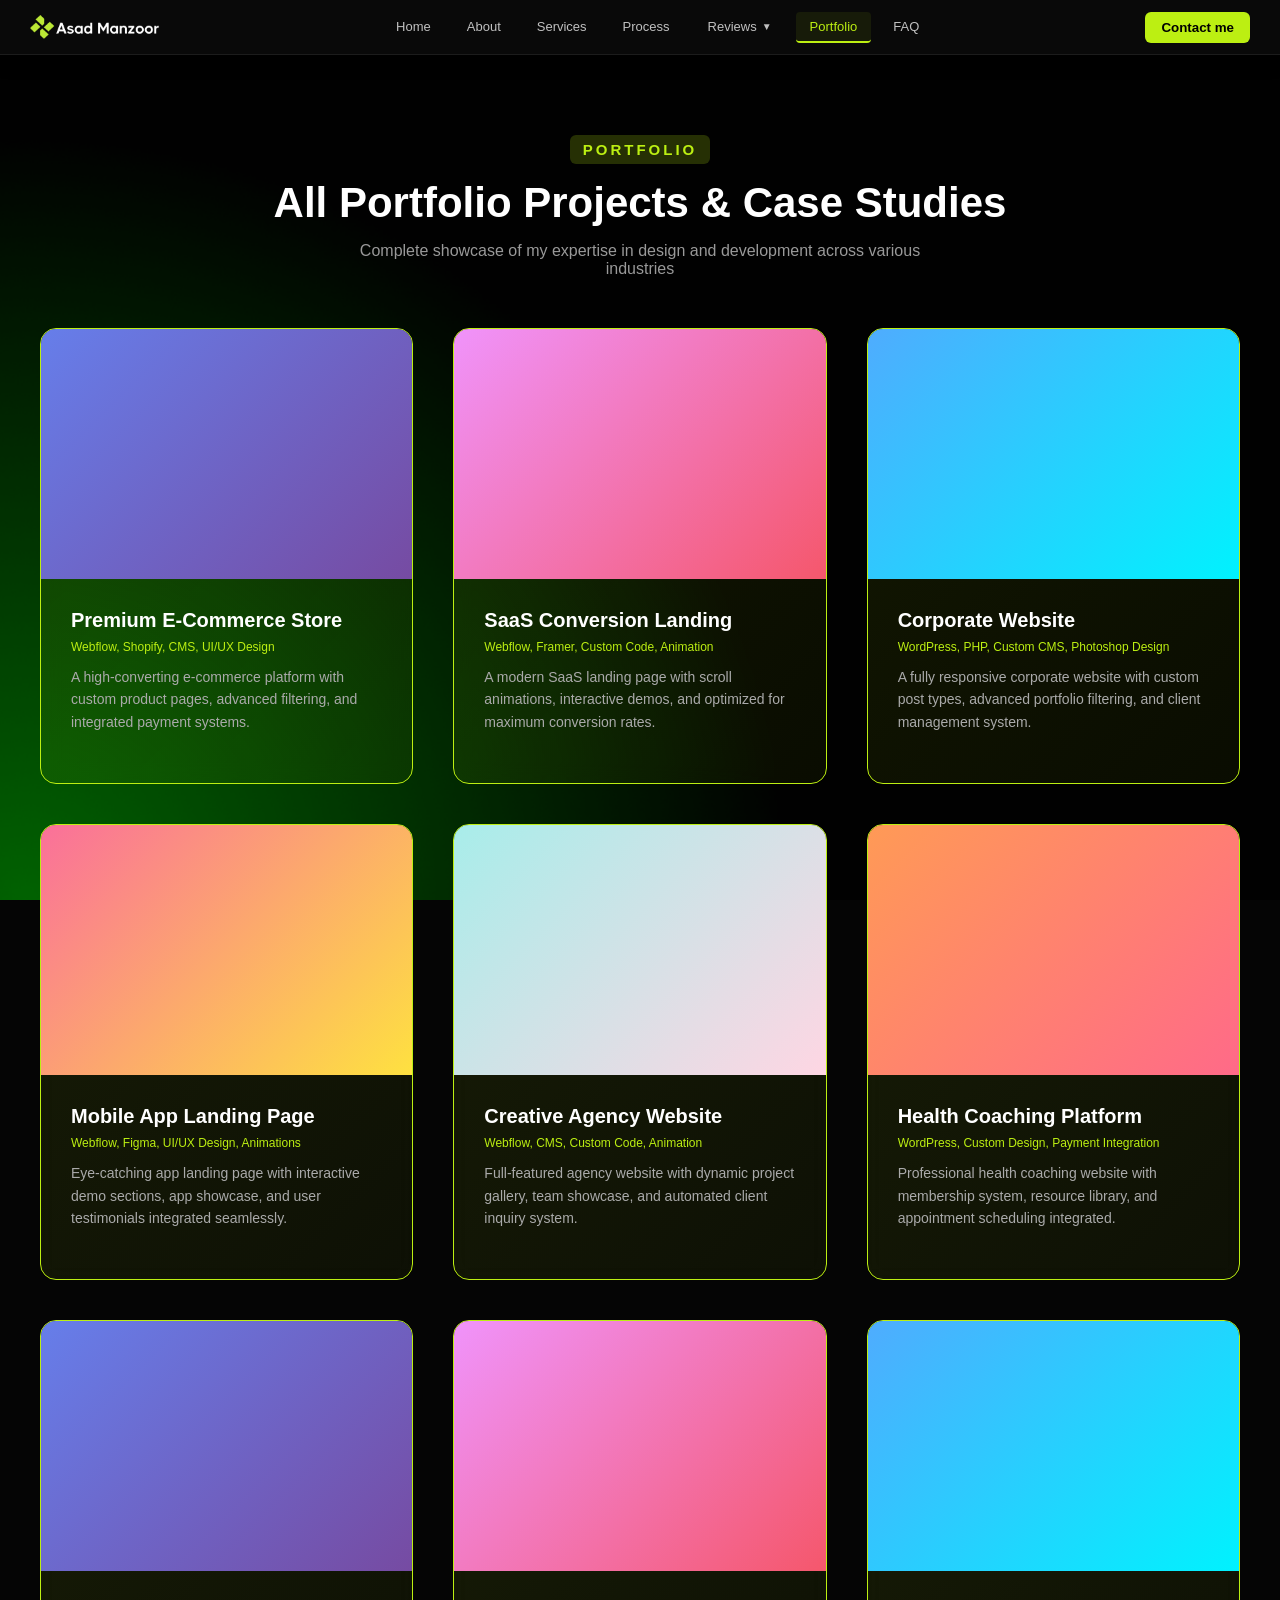
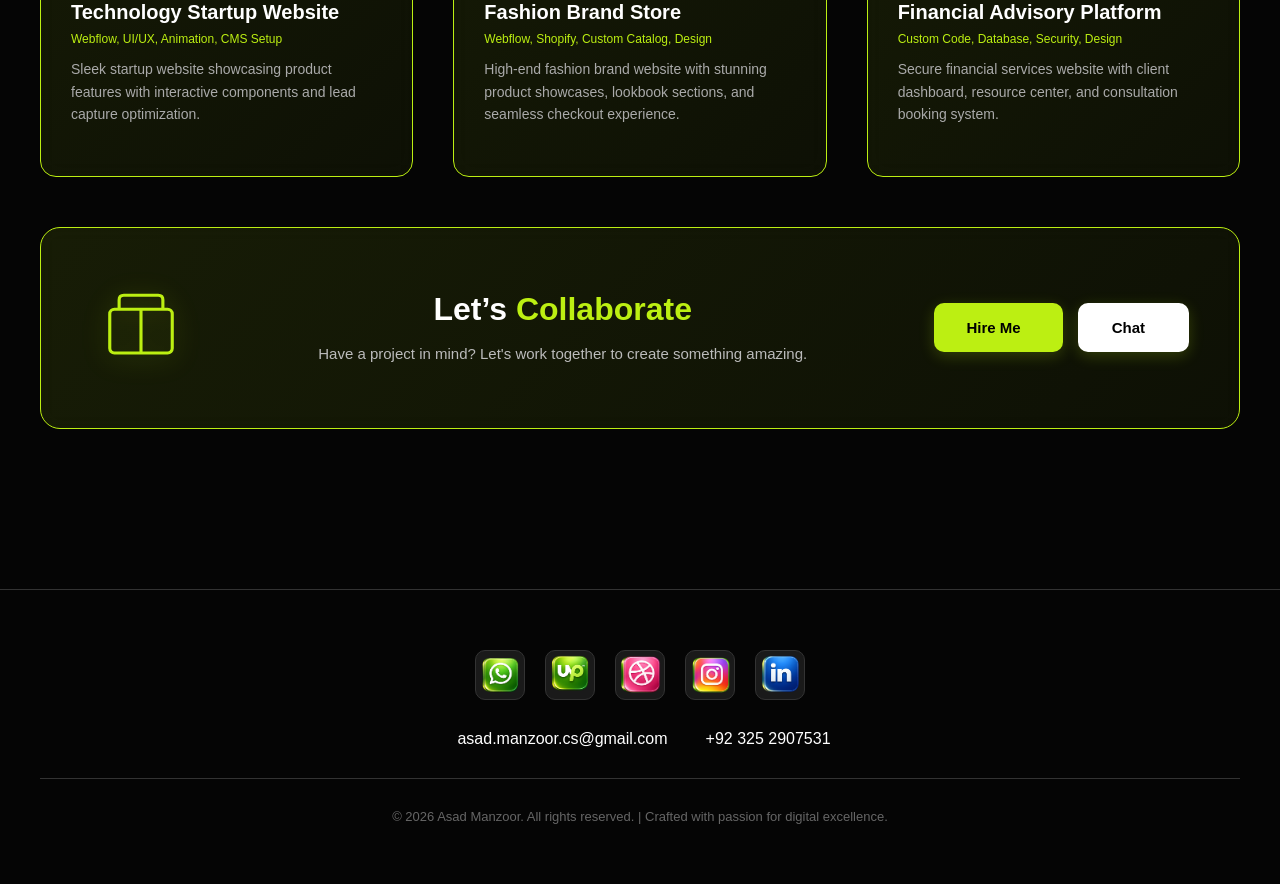
<file: portfolio_projects.html>
<!DOCTYPE html>
<html lang="en">
<head>
  <meta charset="UTF-8" />
  <meta name="viewport" content="width=device-width, initial-scale=1.0" />
  <title>All Portfolio Projects | Asad Manzoor</title>
  <link rel="icon" href="/Assets/icons/asad.png" type="image/png">
  
  <!-- Stylesheets -->
  <link rel="stylesheet" href="css/styles.css" />
</head>
<body>

  <!-- ============================================================
       NAVBAR (Loaded dynamically)
       ============================================================ -->
  <div id="navbar-container"></div>

  <!-- ============================================================
       MAIN CONTENT
       ============================================================ -->
  <main>
    <!-- --------------------------------------------------------
         PORTFOLIO SECTION
         -------------------------------------------------------- -->
    <section class="projects-page" id="portfolio">
      <div class="testimonial-container">
      <div class="section-label">PORTFOLIO</div>
      <h2>All Portfolio Projects &amp; Case Studies</h2>
      <p class="projects-description">Complete showcase of my expertise in design and development across various industries</p>
      
      <div class="projects-grid-full">
        <!-- Project 1 -->
        <div class="project-card">
          <div class="project-image" style="background: linear-gradient(135deg, #667eea 0%, #764ba2 100%);">
            <div class="project-overlay">
              <h3>E-Commerce Platform</h3>
              <p>Shopify + Custom Webflow Integration</p>
            </div>
          </div>
          <div class="project-info">
            <h3>Premium E-Commerce Store</h3>
            <p class="project-tech">Webflow, Shopify, CMS, UI/UX Design</p>
            <p class="project-description">A high-converting e-commerce platform with custom product pages, advanced filtering, and integrated payment systems.</p>
          </div>
        </div>

        <!-- Project 2 -->
        <div class="project-card">
          <div class="project-image" style="background: linear-gradient(135deg, #f093fb 0%, #f5576c 100%);">
            <div class="project-overlay">
              <h3>SaaS Landing Page</h3>
              <p>Webflow + Custom Animations</p>
            </div>
          </div>
          <div class="project-info">
            <h3>SaaS Conversion Landing</h3>
            <p class="project-tech">Webflow, Framer, Custom Code, Animation</p>
            <p class="project-description">A modern SaaS landing page with scroll animations, interactive demos, and optimized for maximum conversion rates.</p>
          </div>
        </div>

        <!-- Project 3 -->
        <div class="project-card">
          <div class="project-image" style="background: linear-gradient(135deg, #4facfe 0%, #00f2fe 100%);">
            <div class="project-overlay">
              <h3>WordPress Corporate Site</h3>
              <p>WordPress + Custom Theme</p>
            </div>
          </div>
          <div class="project-info">
            <h3>Corporate Website</h3>
            <p class="project-tech">WordPress, PHP, Custom CMS, Photoshop Design</p>
            <p class="project-description">A fully responsive corporate website with custom post types, advanced portfolio filtering, and client management system.</p>
          </div>
        </div>

        <!-- Project 4 -->
        <div class="project-card">
          <div class="project-image" style="background: linear-gradient(135deg, #fa709a 0%, #fee140 100%);">
            <div class="project-overlay">
              <h3>Mobile App Landing</h3>
              <p>Figma Design + Webflow</p>
            </div>
          </div>
          <div class="project-info">
            <h3>Mobile App Landing Page</h3>
            <p class="project-tech">Webflow, Figma, UI/UX Design, Animations</p>
            <p class="project-description">Eye-catching app landing page with interactive demo sections, app showcase, and user testimonials integrated seamlessly.</p>
          </div>
        </div>

        <!-- Project 5 -->
        <div class="project-card">
          <div class="project-image" style="background: linear-gradient(135deg, #a8edea 0%, #fed6e3 100%);">
            <div class="project-overlay">
              <h3>Agency Portfolio</h3>
              <p>Custom Development + CMS</p>
            </div>
          </div>
          <div class="project-info">
            <h3>Creative Agency Website</h3>
            <p class="project-tech">Webflow, CMS, Custom Code, Animation</p>
            <p class="project-description">Full-featured agency website with dynamic project gallery, team showcase, and automated client inquiry system.</p>
          </div>
        </div>

        <!-- Project 6 -->
        <div class="project-card">
          <div class="project-image" style="background: linear-gradient(135deg, #ff9a56 0%, #ff6a88 100%);">
            <div class="project-overlay">
              <h3>Health & Wellness Brand</h3>
              <p>Design + WordPress Build</p>
            </div>
          </div>
          <div class="project-info">
            <h3>Health Coaching Platform</h3>
            <p class="project-tech">WordPress, Custom Design, Payment Integration</p>
            <p class="project-description">Professional health coaching website with membership system, resource library, and appointment scheduling integrated.</p>
          </div>
        </div>

        <!-- Project 7 -->
        <div class="project-card">
          <div class="project-image" style="background: linear-gradient(135deg, #667eea 0%, #764ba2 100%);">
            <div class="project-overlay">
              <h3>Tech Startup MVP</h3>
              <p>MVP Design + Webflow</p>
            </div>
          </div>
          <div class="project-info">
            <h3>Technology Startup Website</h3>
            <p class="project-tech">Webflow, UI/UX, Animation, CMS Setup</p>
            <p class="project-description">Sleek startup website showcasing product features with interactive components and lead capture optimization.</p>
          </div>
        </div>

        <!-- Project 8 -->
        <div class="project-card">
          <div class="project-image" style="background: linear-gradient(135deg, #f093fb 0%, #f5576c 100%);">
            <div class="project-overlay">
              <h3>Fashion E-Commerce</h3>
              <p>Webflow + Shopify Integration</p>
            </div>
          </div>
          <div class="project-info">
            <h3>Fashion Brand Store</h3>
            <p class="project-tech">Webflow, Shopify, Custom Catalog, Design</p>
            <p class="project-description">High-end fashion brand website with stunning product showcases, lookbook sections, and seamless checkout experience.</p>
          </div>
        </div>

        <!-- Project 9 -->
        <div class="project-card">
          <div class="project-image" style="background: linear-gradient(135deg, #4facfe 0%, #00f2fe 100%);">
            <div class="project-overlay">
              <h3>Financial Services</h3>
              <p>Custom Development</p>
            </div>
          </div>
          <div class="project-info">
            <h3>Financial Advisory Platform</h3>
            <p class="project-tech">Custom Code, Database, Security, Design</p>
            <p class="project-description">Secure financial services website with client dashboard, resource center, and consultation booking system.</p>
          </div>
        </div>
      </div>
                <!-- --------------------------------------------------------
         Portfolio BANNER SECTION
         -------------------------------------------------------- -->
<div class="banner-container">
  <!-- Icon/Visual -->
  <div class="banner-icon">
    <svg viewBox="0 0 64 64" xmlns="http://www.w3.org/2000/svg">
      <rect x="12" y="20" width="40" height="28" rx="3" fill="none" stroke="#BCEF12" stroke-width="2"/>
      <path d="M18 20V14c0-2 1-3 3-3h22c2 0 3 1 3 3v6" stroke="#BCEF12" stroke-width="2" fill="none"/>
      <line x1="32" y1="20" x2="32" y2="48" stroke="#BCEF12" stroke-width="2"/>
    </svg>
  </div>

  <!-- Text Content -->
  <div class="banner-content">
    <h2>Let’s <span class="highlight">Collaborate</span></h2>
    <p>Have a project in mind? Let's work together to create something amazing.</p>
  </div>

  <!-- Buttons -->
  <div class="banner-buttons">
    <a href="hire-me.html" class="banner-button primary">
      Hire Me
      <i class="fa-solid fa-briefcase"></i>
    </a>

    <a href="contact.html" class="banner-button secondary">
      Chat
      <i class="fa-solid fa-comments"></i>
    </a>
  </div>
</div>

      </div>
    </section>

    

  </main>

  <!-- ============================================================
       FOOTER (Loaded dynamically)
       ============================================================ -->
  <div id="footer-container"></div>

  <!-- ============================================================
       SCRIPTS
       ============================================================ -->
  <script>
    // Load navbar and footer from external HTML files
    document.addEventListener('DOMContentLoaded', function() {
      // Load navbar
      fetch('navbar.html')
        .then(response => response.text())
        .then(data => {
          document.getElementById('navbar-container').innerHTML = data;
          // Initialize navigation
          initNavigation();
        });

      // Load footer
      fetch('footer.html')
        .then(response => response.text())
        .then(data => {
          document.getElementById('footer-container').innerHTML = data;
        });
    });

    function toggleMenu() {
      const nav = document.getElementById("nav");
      if(nav) nav.classList.toggle("active");
    }
  </script>
  <script src="js/navigation.js"></script>

</body>
</html>
</file>
<file: css/styles.css>
/* ============================================================
   1. GLOBAL RESET & BASE STYLES
   ============================================================ */
* {
  margin: 0;
  padding: 0;
  box-sizing: border-box;
  font-family: Arial, Helvetica, sans-serif;
}

body {
  min-height: 200vh;
  background-color: #050505;
  color: white;
  width:100vw;
  padding-top: 55px;
}

body::before {
  content: "";
  position: fixed;
  inset: 0;
  background: url('../Assets/bg-main.png') center / cover no-repeat;
  z-index: -1;
  opacity: 0.8;
}


/* ============================================================
   2. HEADER
   ============================================================ */

/* --- Layout --- */
header {
  width: 100%;
  height: 55px;
  background-color: rgba(10, 10, 10, 0.98);
  backdrop-filter: blur(10px);
  -webkit-backdrop-filter: blur(10px);
  display: flex;
  align-items: center;
  justify-content: space-between;
  padding: 0 30px;
  position: fixed;
  top: 0;
  left: 0;
  z-index: 1000;
  border-bottom: 1px solid rgba(255, 255, 255, 0.08);
  box-shadow: 0 4px 20px rgba(0, 0, 0, 0.3);
}

/* --- Logo --- */
.logo-container {
  display: flex;
  flex-direction: column;
  gap: 2px;
}

.logo {
  color: white;
  font-weight: bold;
  font-size: 18px;
  white-space: nowrap;
}

.header-logo-small {
  width: 140px;
  height: auto;
  display: block;
}

.logo-subtitle {
  color: #BCEF12;
  font-size: 11px;
  font-weight: 600;
  letter-spacing: 0.5px;
  text-transform: uppercase;
}

/* --- Navigation --- */
nav {
  display: flex;
  gap: 8px;
  background-color: transparent;
  padding: 0;
  border-radius: 0;
  flex-wrap: wrap;
}

nav a {
  color: #e0e0e0;
  text-decoration: none;
  font-size: 13px;
  opacity: 0.85;
  padding: 7px 14px;
  border-radius: 4px;
  transition: all 0.3s ease;
  white-space: nowrap;
  border-bottom: 2px solid transparent;
}

nav a:hover {
  opacity: 1;
  color: #BCEF12;
  border-bottom-color: #BCEF12;
  background-color: rgba(188, 239, 18, 0.1);
}

nav a.active {
  color: #BCEF12;
  opacity: 1;
  border-bottom-color: #BCEF12;
  background-color: rgba(188, 239, 18, 0.08);
}

/* --- Header Button --- */
.head-button {
  padding: 8px 16px;
  background-color: #BCEF12;
  border: none;
  border-radius: 6px;
  font-weight: bold;
  cursor: pointer;
  color: black;
  transition: all 0.3s ease;
}

.head-button:hover {
  background-color: #a8d610;
  transform: scale(1.05);
}

/* --- Mobile Toggle --- */
.menu-toggle {
  display: none;
  font-size: 26px;
  color: white;
  cursor: pointer;
  background: none;
  border: none;
  padding: 0;
  z-index: 1001;
}

/* Mobile nav active state */
nav.active {
  display: flex !important;
  flex-direction: column;
  position: absolute;
  top: 55px;
  left: 0;
  width: 100%;
  background-color: rgba(17, 15, 15, 0.98);
  backdrop-filter: blur(8px);
  padding: 15px;
  gap: 0;
  border-radius: 0;
  border-bottom: 1px solid rgba(188, 239, 18, 0.15);
  box-shadow: 0 8px 24px rgba(0, 0, 0, 0.4);
}

nav.active a {
  width: 100%;
  padding: 12px 16px;
  border-radius: 8px;
  margin-bottom: 5px;
}

/* --- Dropdown Menu Styles --- */
.dropdown {
  position: relative;
  display: inline-block;
  margin: 0 2px;
}

.dropdown-toggle {
  display: flex;
  align-items: center;
  gap: 5px;
  color: #e0e0e0;
  text-decoration: none;
  font-size: 13px;
  opacity: 0.85;
  padding: 7px 14px;
  border-radius: 4px;
  transition: all 0.3s ease;
  white-space: nowrap;
  border-bottom: 2px solid transparent;
}

.dropdown-toggle:hover {
  opacity: 1;
  color: #BCEF12;
  border-bottom-color: #BCEF12;
  background-color: rgba(188, 239, 18, 0.1);
}

.dropdown-toggle.active {
  color: #BCEF12;
  opacity: 1;
  border-bottom-color: #BCEF12;
  background-color: rgba(188, 239, 18, 0.08);
}

.dropdown-arrow {
  font-size: 10px;
  transition: transform 0.3s ease;
  display: inline-block;
}

.dropdown:hover .dropdown-arrow {
  transform: rotate(180deg);
}

.dropdown-menu {
  display: none;
  position: absolute;
  top: calc(100% + 0px);
  left: -10px;
  background-color: rgba(17, 15, 15, 0.99);
  backdrop-filter: blur(12px);
  border: 1px solid rgba(188, 239, 18, 0.25);
  border-radius: 12px;
  width: 170px;
  text-align: center;
  min-width: 170px;
  box-shadow: 0 12px 40px rgba(188, 239, 18, 0.2), 0 6px 16px rgba(0, 0, 0, 0.6);
  z-index: 2000;
  padding: 10px 0;
  pointer-events: auto;
  opacity: 0;
  visibility: hidden;
  transform: translateY(-10px);
  transition: all 0.3s cubic-bezier(0.16, 1, 0.3, 1);
}

.dropdown:hover .dropdown-menu {
  display: block;
  opacity: 1;
  visibility: visible;
  transform: translateY(0);
}

/* --- Dropdown Items --- */
.dropdown-item {
  display: block;
  color: #d0d0d0;
  text-decoration: none;
  padding: 14px 18px;
  font-size: 13px;
  font-weight: 500;
  transition: all 0.2s ease;
  border-bottom: 1px solid rgba(188, 239, 18, 0.1);
  opacity: 0.9;
}

.dropdown-item:first-child {
  padding-top: 14px;
}

.dropdown-item:last-child {
  border-bottom: none;
  padding-bottom: 14px;
}

.dropdown-item:hover {
  background-color: rgba(188, 239, 18, 0.15);
  color: #BCEF12;
  opacity: 1;
  padding-left: 4px;
}

.mobile-social{
    display: none;
  }

/* Mobile dropdown styles */
@media (max-width: 768px) {
  .dropdown {
    width: 100%;
    margin: 0;
    display: block;
  }

  .dropdown-toggle {
    width: 100%;
    padding: 12px 16px;
    text-align: center;
    border-left: 3px solid transparent;
    color: #e0e0e0;
    display: block;
  }

  .dropdown-menu {
    position: static;
    display: none;
    background-color: transparent;
    border: none;
    border-radius: 0;
    box-shadow: none;
    padding: 0;
    margin: 0;
    width: 100%;
    min-width: 100%;
    opacity: 1;
    visibility: visible;
    transform: none;
    transition: none;
    top: auto;
    left: auto;
    z-index: auto;
  }

  nav.active .dropdown-menu {
    display: block;
  }

  .dropdown-item {
    padding: 12px 16px;
    border-bottom: 1px solid rgba(188, 239, 18, 0.12);
    background-color: transparent;
    font-size: 13px;
    width: 100%;
    text-align: center;
    color: #e0e0e0 !important;
  }

  .dropdown-item:last-child {
    border-bottom: none;
  }

  .dropdown-item:hover {
    background-color: rgba(188, 239, 18, 0.1);
    color: #BCEF12 !important;
  }

  /* social icons row inside mobile nav */
  

  @media (max-width: 768px) {
    .mobile-social {
      display: flex;
    }
  }
  .mobile-social a {
    color: #e0e0e0;
    font-size: 20px;
    transition: color 0.2s;
  }
  .mobile-social a:hover {
    color: #BCEF12;
  }
}

/* ============================================================
   3. HERO SECTION
   ============================================================ */

/* --- Layout --- */
.hero-section {
  min-height: 100vh;
  display: flex;
  flex-direction: column;
  align-items: center;
  justify-content: center;
  text-align: center;
  padding: 40px 20px;
}

/* --- Logo Image --- */
.header-logo {
  width: 120px;
  margin-bottom: 20px;
  padding-bottom: 30px;
}

/* --- Text Content --- */
.subtitle {
  font-size: 14px;
  opacity: 0.8;
  margin-bottom: 15px;
}

.hero-section h1 {
  font-size: 40px;
  line-height: 1.1;
  margin-bottom: 20px;
  font-weight: 800;
}

.highlight {
  color: #BCEF12;
}

.description {
  max-width: 650px;
  font-size: 16px;
  opacity: 0.85;
  margin-bottom: 35px;
  line-height: 1.5;
}

/* --- Info Pills Row --- */
.info-row {
  display: flex;
  flex-wrap: wrap;
  gap: 12px;
  justify-content: center;
  margin-bottom: 40px;
}

.info-pill {
  padding: 12px 24px;
  border-radius: 14px;
  border: 1px solid #BCEF12;
  background: rgba(0, 0, 0, 0.6);
  font-size: 13px;
}

/* --- CTA Button --- */
.cta {
  display: inline-block;
  padding: 16px 30px;
  background-color: #BCEF12;
  color: black;
  font-size: 12px;
  font-weight: 800;
  border-radius: 30px;
  text-decoration: none;
  transition: 0.2s;
}

.cta:hover {
  transform: scale(1.05);
}

/* --- Embedded Video --- */
.my-video {
  margin-top: 50px;
}

.my-video iframe {
  width: 80vw;
  max-width: 900px;
  aspect-ratio: 16 / 9;
  border-radius: 20px;
}


/* ============================================================
   4. WORKSHOP CTA SECTION
   ============================================================ */

/* --- Layout --- */
.workshop-section {
  padding: 20px 20px 70px 20px;
  display: flex;
  flex-direction: column;
  align-items: center;
  text-align: center;
}

/* --- Badge --- */
.ws-badge {
  display: inline-flex;
  align-items: center;
  background-color: #1a1a1a;
  border: 1px solid #333;
  padding: 8px 20px;
  border-radius: 50px;
  font-size: 14px;
  margin-bottom: 25px;
  gap: 10px;
}

.ws-check-icon {
  background-color: #BCEF12;
  color: black;
  width: 20px;
  height: 20px;
  border-radius: 50%;
  display: flex;
  align-items: center;
  justify-content: center;
  font-weight: bold;
  font-size: 12px;
}

/* --- Headline --- */
.ws-headline {
  font-size: 24px;
  line-height: 1.4;
  max-width: 700px;
  margin-bottom: 30px;
  font-weight: 400;
}

/* --- Workshop Button --- */
.ws-button {
  background-color: #BCEF12;
  color: black;
  padding: 18px 45px;
  font-size: 14px;
  font-weight: 800;
  border-radius: 12px;
  text-decoration: none;
  transition: 0.2s;
  margin-bottom: 25px;
}

.ws-button:hover {
  transform: scale(1.03);
  box-shadow: 0 0 20px rgba(188, 239, 18, 0.3);
}

/* --- Live Status Line --- */
.ws-status-line {
  display: flex;
  align-items: center;
  justify-content: center;
  gap: 10px;
  font-size: 14px;
  color: #ddd;
  margin-bottom: 20px;
}

.ws-live-dot {
  width: 10px;
  height: 10px;
  background-color: #06c10c;
  border-radius: 50%;
  box-shadow: 0 0 8px #13d630;
  animation: pulse 1.5s infinite;
}

@keyframes pulse {
  0%   { opacity: 1; }
  50%  { opacity: 0.5; }
  100% { opacity: 1; }
}

/* --- Avatar Group --- */
.avatar-group {
  display: flex;
  justify-content: center;
  align-items: center;
}

.avatar {
  width: 40px;
  height: 40px;
  border-radius: 50%;
  border: 2px solid #111;
  margin-left: -12px;
}

.avatar:first-child {
  margin-left: 0;
}

.avatar-count {
  width: 40px;
  height: 40px;
  border-radius: 50%;
  background-color: white;
  color: black;
  font-weight: bold;
  display: flex;
  align-items: center;
  justify-content: center;
  font-size: 11px;
  margin-left: -12px;
  z-index: 5;
}


/* ============================================================
   5. SPECIALITIES SECTION
   ============================================================ */

/* --- Section Layout --- */
.specialities-section {
  display: flex;
  flex-direction: column;
  align-items: center;

  padding: 70px 20px;
  text-align: center;
  max-width: 1200px;
  margin: 0 auto;
}

.specialities-section .section-label {
  font-size: 14px;
  width: fit-content;
  letter-spacing: 3px;
  color: #BCEF12;
  padding: 6px 13px;
  margin-bottom: 20px;
  font-weight: 600;
  background-color: #263004;
  border-radius: 6px;
}

.specialities-section h2 {
  font-size: 36px;
  margin-bottom: 15px;
  font-weight: 800;
}

.specialities-description {
  max-width: 650px;
  margin: 0 auto 60px auto;
  font-size: 15px;
  line-height: 1.7;
  color: #999;
}
.speciality-icon {
  /* Center the icon image */
  margin-bottom: 20px;
}

.service-icon {
  width: 70px; /* Adjust size of Figma icon */
  height: 70px;
  object-fit: contain; /* Ensure the image does not stretch */
  margin: 0 auto;
}


/* --- Cards Grid --- */
.specialities-grid {
  display: grid;
  grid-template-columns: repeat(auto-fit, minmax(300px, 1fr));
  gap: 30px;
  max-width: 1100px;
  margin: 0 auto;
}

.speciality-card {
  background: #0f0f0f;
  border: 1px solid #1a1a1a;
  border-radius: 16px;
  padding: 40px 30px;
  text-align: center;
  transition: 0.3s;
}

.speciality-card:hover {
  border-color: #BCEF12;
  transform: translateY(-5px);
}

/* --- Icon --- */
.speciality-icon {
  width: 60px;
  height: 60px;
  margin: 0 auto 25px auto;
  display: flex;
  align-items: center;
  justify-content: center;
}

.speciality-icon svg {
  width: 100%;
  height: 100%;
  stroke: #BCEF12;
  fill: none;
  stroke-width: 1.5;
}

/* --- Card Title --- */
.speciality-card h3 {
  font-size: 20px;
  margin-bottom: 10px;
  font-weight: 600;
}

.speciality-underline {
  width: 40px;
  height: 3px;
  background: #BCEF12;
  margin: 0 auto 20px auto;
}

/* --- Card Description --- */
.speciality-card p {
  font-size: 14px;
  line-height: 1.7;
  color: #aaa;
}


/* ============================================================
   6. TESTIMONIAL CAROUSEL
   ============================================================ */

/* --- Section Layout --- */
.testimonial-section {
  padding: 70px 20px;
  text-align: center;
  max-width: 1200px;
  margin: 0 auto;
}

.testimonial-section::before {
  content: "";
  display: block;
  margin-bottom: 40px;
}

.testimonial-section .section-label {
  font-size: 14px;
  letter-spacing: 3px;
  color: #BCEF12;
  padding: 6px 13px;
  margin-bottom: 20px;
  font-weight: 600;
  background-color: #263004;
  border-radius: 6px;
  display: inline-block;
}

.testimonial-section h2 {
  font-size: 40px;
  line-height: 1.2;
  margin-bottom: 50px;
  font-weight: 800;
}

/* --- Carousel Wrapper (clips overflow) --- */
.carousel-wrapper {
  --gap: 20px;
  --visible: 3;                                   /* cards visible at once */
  max-width: 1100px;
  margin: 0 auto 30px auto;
  overflow: hidden;
}

/* --- Sliding Track --- */
.carousel-track {
  display: flex;
  gap: var(--gap);
  transition: transform 0.4s ease;
}

/* --- Individual Card --- */
.testimonial-card {
  background: #0f0f0f;
  border: 1px solid #222;
  border-radius: 20px;
  padding: 20px;
  /* each card = (100% - total gaps) / visible count */
  width: 350px;
  /* min-height: 420px; */
  flex-shrink: 0;
  text-align: left;
  position: relative;
  display: flex;
  flex-direction: column;
  justify-content: space-between;
}

/* --- Arrow Buttons --- */
.carousel-btn {
  background: #1a1a1a;
  border: 1px solid #333;
  color: white;
  width: 42px;
  height: 42px;
  border-radius: 50%;
  font-size: 18px;
  cursor: pointer;
  display: flex;
  align-items: center;
  justify-content: center;
  transition: 0.2s;
}

.carousel-btn:hover {
  background: #BCEF12;
  color: black;
  border-color: #BCEF12;
}

.carousel-controls {
  display: flex;
  align-items: center;
  justify-content: center;
  gap: 16px;
  margin-bottom: 40px;
}

/* --- Dot Indicators (built by JS) --- */
.dots {
  display: flex;
  gap: 8px;
}

.dot {
  width: 10px;
  height: 10px;
  border-radius: 50%;
  background: #333;
  transition: 0.3s;
  cursor: pointer;
}

.dot.active {
  background: #BCEF12;
}

.quote-icon {
  position: absolute;
  top: 15px;
  right: 15px;
  font-size: 24px;
  color: #1a1a1a;
  font-family: serif;
}

/* --- Stars & Rating --- */
.stars {
  color: #BCEF12;
  font-size: 18px;
  margin-bottom: 12px;
  display: flex;
  align-items: center;
  gap: 5px;
}

.rating-num {
  color: #aaa;
  font-size: 14px;
  margin-left: 5px;
}

/* --- Quote Text --- */
.quote-text {
  font-size: 15px;
  line-height: 1.6;
  color: #ddd;
  margin-bottom: 20px;
  min-height: 60px;
}

/* --- User Info --- */
.user-info {
  display: flex;
  align-items: center;
  gap: 12px;
  position: relative;
}

.user-img {
  width: 50px;
  height: 50px;
  border-radius: 50%;
  object-fit: cover;
}

.user-name {
  font-weight: bold;
  font-size: 16px;
  margin-bottom: 2px;
}

.user-title {
  font-size: 12px;
  color: #777;
}

.user-country {
  font-size: 10px;
  color: #ddd;
  margin-top: 4px;
  font-weight: 500;
  display: flex;
  align-items: center;
  gap: 6px;
}

.country-flag {
  width: 14px;
  height: 10px;
  border-radius: 2px;
  object-fit: cover;
}

.linkedin-icon {
  position: absolute;
  right: 0;
  width: 20px;
  opacity: 0.8;
}

/* ============================================================
   6.5 FAQ SECTION
   ============================================================ */

.faq-section {
  padding: 40px 20px;
  text-align: center;
  max-width: 1200px;
  margin: 0 auto;
}

.faq-container {
  text-align: center;
}

.faq-container .section-label {
  font-size: 14px;
  letter-spacing: 3px;
  color: #BCEF12;
  padding: 6px 13px;
  margin-bottom: 20px;
  font-weight: 600;
  background-color: #263004;
  border-radius: 6px;
  display: inline-block;
}

.faq-section h2 {
  font-size: 40px;
  line-height: 1.2;
  margin-bottom: 15px;
  font-weight: 800;
}

.faq-description {
  font-size: 16px;
  color: #999;
  margin-bottom: 50px;
  max-width: 600px;
  margin-left: auto;
  margin-right: auto;
}

.faq-grid {
  display: grid;
  grid-template-columns: repeat(auto-fit, minmax(400px, 1fr));
  gap: 20px;
  text-align: left;
}

.faq-item {
  background: #0f0f0f;
  border: 1px solid #1a1a1a;
  border-radius: 12px;
  overflow: hidden;
  transition: all 0.3s ease;
}


.faq-item:hover {
  border-color: #BCEF12;
}

.faq-question {
  padding: 20px;
  cursor: pointer;
  display: flex;
  flex-direction: row-reverse;
  justify-content: space-between;
  align-items: center;
  background: #0f0f0f;
  transition: background 0.3s ease;
}

.faq-question:hover {
  background: #1a1a1a;
}

.faq-question h3 {
  font-size: 18px;
  font-weight: 600;
  color: white;
  margin: 0;
}

.faq-toggle {
  font-size: 24px;
  color: #BCEF12;
  transition: transform 0.3s ease;
}

.faq-item.active .faq-toggle {
  transform: rotate(45deg);
}

.faq-answer {
  display: none;
  background: #0f0f0f;
  animation: slideDown 0.3s ease;
}

.faq-item.active .faq-answer {
  display: block;
}

@keyframes slideDown {
  from {
    opacity: 0;
  }
  to {
    opacity: 1;
  }
}

.faq-answer p {
  padding: 0 20px 20px 20px;
  color: #ccc;
  line-height: 1.6;
  margin: 0;
}

/* --- Trusted Partners Section --- */
.trusted-partners {
  padding: 10px 20px;
  text-align: center;
  max-width: 1200px;
  margin: 0 auto;
}

.partner-container {
  text-align: center;
}

.trusted-partners h2 {
  font-size: 36px;
  margin-bottom: 15px;
  font-weight: 800;
}

.partners-description {
  font-size: 16px;
  color: #999;
  margin-bottom: 10px;
  max-width: 600px;
  margin-left: auto;
  margin-right: auto;
}

.partners-logos {
  display: flex;
  justify-content: center;
  align-items: center;
  flex-wrap: wrap;
  gap: 40px;
}

.partner-logo {
  width: 120px;
  height: 120px;
  display: flex;
  align-items: center;
  justify-content: center;
  transition: all 0.3s ease;
}

.partner-logo:hover {
  transform: translateY(-5px);
}
.brand-icon {
  width: 100px; /* Adjust size of Figma icon */
  height: auto;
  object-fit: contain; /* Ensure the image does not stretch */
  margin: 0 auto;
}


/* ============================================================
   3.5 ABOUT SECTION
   ============================================================ */

/* --- Section Layout --- */
.about-section {
  padding: 60px 20px;
  display: flex;
  align-items: center;
  justify-content: center;
  min-height: auto;
}

.about-wrapper {
  width: 100%;
  max-width: 1100px;
}

.about-box {
  background: linear-gradient(135deg, rgba(188, 239, 18, 0.1) 0%, rgba(188, 239, 18, 0.05) 100%);
  /* border: 1px solid #BCEF12; */
  border-radius: 20px;
  padding: 40px 50px;
  display: grid;
  grid-template-columns: 1fr 1fr;
  gap: 50px;
  align-items: center;
  backdrop-filter: blur(10px);
  grid-auto-flow: row;
}

/* --- Content --- */
.about-content {
  display: flex;
  flex-direction: column;
  justify-content: center;
}

.about-content .section-label {
  font-size: 13px;
  width: fit-content;
  letter-spacing: 3px;
  color: #BCEF12;
  padding: 5px 12px;
  margin-bottom: 15px;
  font-weight: 600;
  background-color: #263004;
  border-radius: 6px;
}

.about-content h2 {
  font-size: 38px;
  line-height: 1.2;
  margin-bottom: 20px;
  font-weight: 800;
}

.about-description {
  font-size: 15px;
  line-height: 1.6;
  color: #aaa;
  margin-bottom: 28px;
}

/* --- Stats --- */
.about-stats {
  display: flex;
  gap: 35px;
  margin-bottom: 25px;
  padding-bottom: 25px;
  border-bottom: 1px solid #333;
}

.stat-item {
  text-align: left;
}

.stat-number {
  font-size: 32px;
  font-weight: 800;
  color: #BCEF12;
  margin-bottom: 3px;
}

.stat-label {
  font-size: 12px;
  color: #999;
  text-transform: uppercase;
  letter-spacing: 0.5px;
}

.about-text {
  font-size: 14px;
  color: #ccc;
  line-height: 1.6;
  margin-bottom: 25px;
}

.about-cta {
  align-self: flex-start;
  padding: 12px 26px !important;
  font-size: 11px !important;
  font-weight: 800 !important;
}

/* --- Image --- */
.about-image {
  display: flex;
  align-items: center;
  justify-content: center;
}

.profile-img {
  width: 100%;
  max-width: 350px;
  border-radius: 20px;
  border: 3px solid #BCEF12;
  box-shadow: 0 20px 60px rgba(188, 239, 18, 0.15);
  transition: transform 0.3s ease;
  object-fit: cover;
  aspect-ratio: 1 / 1.2;
}

.profile-img:hover {
  transform: scale(1.02);
}



/* ============================================================
   6.5 PROJECTS SECTION
   ============================================================ */

.projects {
  padding: 40px 20px;
  max-width: 1200px;
  margin: 0 auto;
  text-align: center;
  scroll-margin-top: 55px;
}

.projects .section-label {
  font-size: 15px;
  width: fit-content;
  letter-spacing: 3px;
  color: #BCEF12;
  padding: 6px 13px;
  margin: 0 auto 15px auto;
  font-weight: 600;
  background-color: #263004;
  border-radius: 6px;
  display: inline-block;
}

.projects h2 {
  font-size: 36px;
  margin-bottom: 15px;
  font-weight: 800;
}

.projects-description {
  font-size: 16px;
  color: #999;
  margin-bottom: 50px;
  max-width: 600px;
  margin-left: auto;
  margin-right: auto;
}

/* --- Projects Grid --- */
.projects-grid {
  display: grid;
  grid-template-columns: repeat(auto-fit, minmax(300px, 1fr));
  gap: 40px;
  margin-bottom: 60px;
}

/* --- Project Card --- */
.project-card {
  background: linear-gradient(135deg, rgba(188, 239, 18, 0.1) 0%, rgba(188, 239, 18, 0.05) 100%);
  border: 1px solid #BCEF12;
  border-radius: 16px;
  overflow: hidden;
  transition: all 0.3s ease;
  backdrop-filter: blur(10px);
}

.project-card:hover {
  border-color: #BCEF12;
  transform: translateY(-10px);
  box-shadow: 0 20px 40px rgba(188, 239, 18, 0.1);
  background: linear-gradient(135deg, rgba(188, 239, 18, 0.15) 0%, rgba(188, 239, 18, 0.08) 100%);
}

.project-image {
  width: 100%;
  height: 250px;
  position: relative;
  display: flex;
  align-items: center;
  justify-content: center;
  overflow: hidden;
}

.project-overlay {
  position: absolute;
  inset: 0;
  background: rgba(0, 0, 0, 0.5);
  display: flex;
  flex-direction: column;
  align-items: center;
  justify-content: center;
  opacity: 0;
  transition: opacity 0.3s ease;
}

.project-card:hover .project-overlay {
  opacity: 1;
}

.project-overlay h3 {
  font-size: 20px;
  color: white;
  margin-bottom: 8px;
}

.project-overlay p {
  font-size: 14px;
  color: #BCEF12;
}

.project-info {
  padding: 30px;
  text-align: left;
}

.project-info h3 {
  font-size: 20px;
  margin-bottom: 8px;
  font-weight: 700;
}

.project-tech {
  font-size: 12px;
  color: #BCEF12;
  margin-bottom: 12px;
}

.project-description {
  font-size: 14px;
  color: #aaa;
  line-height: 1.6;
  margin-bottom: 20px;
  min-height: 60px;
}

.project-btn {
  display: inline-block;
  color: #BCEF12;
  text-decoration: none;
  font-size: 14px;
  font-weight: 700;
  transition: all 0.2s;
}

.project-btn:hover {
  transform: translateX(5px);
  color: white;
}

/* --- Projects CTA --- */
.projects-cta {
  text-align: center;
  padding: 40px;
  background: #0f0f0f;
  border: 1px solid #1a1a1a;
  border-radius: 16px;
}

.projects-cta p {
  font-size: 16px;
  color: #ccc;
  margin-bottom: 20px;
}

.banner-buttons{
  display:flex;
  gap:15px;
}

.banner-button{
  padding:12px 22px;
  text-decoration:none;
  border-radius:6px;
  font-weight:600;
}

.banner-button.primary{
  background:#BCEF12;
  color:#000;
}

.banner-button.secondary{
  border:2px solid #ffffff;
  background:#ffffff;
  color:#000;
}

/* ============================================================
   8. FOOTER
   ============================================================ */

footer {
  background-color: #050505;
  padding: 60px 20px;
  margin-top: 80px;
  border-top: 1px solid #333;
}

.footer-container {
  max-width: 1200px;
  margin: 0 auto;
}

.footer-content {
  display: flex;
  flex-direction: column;
  align-items: center;
  gap: 30px;
}

.social-icons {
  display: flex;
  gap: 20px;
  justify-content: center;
  flex-wrap: wrap;
  
}

.contact-icon {
  width: 50px; /* Adjust size of Figma icon */
  height: 50px;
  object-fit: contain; /* Ensure the image does not stretch */
  margin: 0 auto;
}
.social-icon {
  width: 50px;
  height: 50px;
  display: flex;
  align-items: center;
  justify-content: center;
  background-color: #1a1a1a;
  border: 1px solid #333;
  border-radius: 20%;
  color: #BCEF12;
  text-decoration: none;
  transition: all 0.3s ease;
  font-size: 20px;
}

.social-icon:hover {
  background-color: #BCEF12;
  color: #050505;
  transform: scale(1.1);
  border-color: #BCEF12;
}

.contact-link {
  text-align: center;
}

.contact-info-row {
  display: flex;
  justify-content: center;
  align-items: center;
  gap: 30px;
  flex-wrap: wrap;
}

.contact-info {
  color: white;
  font-size: 16px;
  display: flex;
  align-items: center;
  gap: 8px;
}

.contact-info i {
  color: #BCEF12;
  font-size: 14px;
}

/* --- Footer Bottom --- */
.footer-bottom {
  padding-top: 30px;
  border-top: 1px solid #333;
  text-align: center;
  margin-top: 30px;
}

.footer-bottom p {
  font-size: 13px;
  color: #666;
}

/* Responsive */
@media (max-width: 768px) {
  footer {
    padding: 40px 15px;
  }

  .social-icons {
    gap: 15px;
  }

  .social-icon {
    width: 45px;
    height: 45px;
    font-size: 18px;
  }

  .contact-info-row {
    flex-direction: column;
    gap: 10px;
  }

  .contact-info {
    font-size: 14px;
    justify-content: center;
  }

  .footer-bottom p {
    font-size: 12px;
  }
}


/* ============================================================
   7.5 VIDEO TESTIMONIALS SECTION
   ============================================================ */

.video-testimonials {
  padding: 80px 20px;
  max-width: 1200px;
  margin: 0 auto;
}

.testimonial-container {
  text-align: center;
}

.testimonial-container .section-label {
  font-size: 15px;
  width: fit-content;
  letter-spacing: 3px;
  color: #BCEF12;
  padding: 6px 13px;
  margin: 0 auto 15px auto;
  font-weight: 600;
  background-color: #263004;
  border-radius: 6px;
  display: inline-block;
}

.video-testimonials h2 {
  font-size: 36px;
  line-height: 1.2;
  margin-bottom: 15px;
  font-weight: 800;
}

.videos-description {
  font-size: 16px;
  color: #999;
  margin-bottom: 50px;
  max-width: 600px;
  margin-left: auto;
  margin-right: auto;
}

/* --- Video Grid --- */
.video-grid {
  display: grid;
  grid-template-columns: repeat(auto-fit, minmax(300px, 1fr));
  gap: 40px;
  margin-bottom: 60px;
}

/* --- Video Grid Full (for dedicated page) --- */
.video-grid-full {
  display: grid;
  grid-template-columns: repeat(2, 1fr);
  gap: 40px;
  margin-bottom: 60px;
  max-width: 1200px;
  margin-left: auto;
  margin-right: auto;
}

@media (max-width: 768px) {
  .video-grid-full {
    grid-template-columns: 1fr;
    gap: 25px;
  }
}

/* --- Video Card --- */
.video-card {
  background: #0f0f0f;
  border: 1px solid #1a1a1a;
  border-radius: 16px;
  overflow: hidden;
  transition: all 0.3s ease;
}

.video-card:hover {
  border-color: #BCEF12;
  transform: translateY(-10px);
}

/* --- Video Testimonials Page --- */
.video-testimonials-page {
  padding: 80px 40px;
  max-width: 1400px;
  margin: 0 auto;
}

.video-testimonials-page .section-label {
  display: inline-block;
  margin-bottom: 20px;
}

.video-testimonials-page h2 {
  font-size: 42px;
  margin-bottom: 15px;
  font-weight: 800;
}

.video-testimonials-page .videos-description {
  font-size: 16px;
  color: #999;
  margin-bottom: 50px;
}

@media (max-width: 768px) {
  .video-testimonials-page {
    padding: 40px 15px;
  }

  .video-testimonials-page h2 {
    font-size: 28px;
  }
}

.video-card:hover {
  border-color: #BCEF12;
  transform: translateY(-10px);
}

.video-wrapper {
  width: 100%;
  position: relative;
  background: #000;
}

.video-wrapper::before {
  content: "";
  display: block;
  padding-bottom: 56.25%;
}

.video-wrapper iframe {
  position: absolute;
  top: 0;
  left: 0;
  width: 100%;
  height: 100%;
  border: none;
}

.video-info {
  padding: 30px;
  text-align: center;
}

.client-avatar {
  margin-bottom: 15px;
}

.client-avatar img {
  width: 80px;
  height: 80px;
  border-radius: 50%;
  border: 2px solid #BCEF12;
  object-fit: cover;
}

.video-card h3 {
  font-size: 20px;
  font-weight: 700;
  margin-bottom: 5px;
  color: white;
}

.client-role {
  font-size: 14px;
  color: #BCEF12;
  margin-bottom: 15px;
  font-weight: 600;
}

.client-testimonial {
  font-size: 14px;
  color: #aaa;
  line-height: 1.6;
  font-style: italic;
}

/* --- Video CTA --- */
.video-cta {
  text-align: center;
  padding: 40px;
  background: #0f0f0f;
  border: 1px solid #1a1a1a;
  border-radius: 16px;
}

.video-cta p {
  font-size: 16px;
  color: #ccc;
  margin-bottom: 20px;
}


/* ============================================================
   9. RESPONSIVE — MOBILE (max-width: 768px)
   ============================================================ */
@media (max-width: 768px) {

  /* --- Body --- */
  body {
    width: 100%;
    overflow-x: hidden;
  }

  /* --- Header: collapse nav into hamburger --- */
  header {
    padding: 0 15px;
    height: 60px;
  }

  .logo {
    font-size: 16px;
  }

  nav {
    position: fixed;
    top: 60px;
    left: 0;
    width: 100%;
    background: rgba(20, 15, 15, 0.95);
    backdrop-filter: blur(10px);
    -webkit-backdrop-filter: blur(10px);
    flex-direction: column;
    align-items: center;
    padding: 15px 0;
    display: none;
    z-index: 999;
    border-bottom: 1px solid rgba(188, 239, 18, 0.2);
    border-radius: 0;
    gap: 0;
    box-shadow: 0 8px 32px rgba(0, 0, 0, 0.3);
  }

  nav.active {
    display: flex;
  }

  nav a {
    width: 100%;
    padding: 12px 20px;
    border-radius: 0;
    font-size: 14px;
    border-left: 3px solid transparent;
    transition: all 0.3s ease;
    color: #e0e0e0;
    text-align: center;
  }

  nav a:hover {
    background-color: rgba(188, 239, 18, 0.1);
    border-left-color: #BCEF12;
    color: #BCEF12;
  }

  nav a.active {
    background-color: rgba(188, 239, 18, 0.15);
    border-left: 3px solid #BCEF12;
    color: #BCEF12;
    font-weight: 600;
  }

  .menu-toggle {
    display: block;
    z-index: 1001;
  }

  .head-button {
    display: none;
  }

  /* --- Mobile Nav Divider --- */
  .nav-divider {
    width: 100%;
    height: 1px;
    background: rgba(188, 239, 18, 0.15);
    margin: 12px 0;
  }

  /* --- Mobile Nav Stats Section --- */
  .nav-stats {
    width: 100%;
    padding: 15px 20px;
    display: flex;
    flex-direction: column;
    gap: 10px;
    border-top: 1px solid rgba(188, 239, 18, 0.15);
  }

  .nav-stat-item {
    display: flex;
    align-items: center;
    gap: 10px;
    padding: 8px 0;
    color: #e0e0e0;
    font-size: 13px;
  }

  .stat-icon {
    font-size: 18px;
    min-width: 24px;
  }

  .stat-text {
    flex: 1;
  }

  /* --- Mobile Nav Book Button --- */
  .nav-book-button {
    width: calc(100% - 40px);
    margin: 10px 20px 5px 20px;
    padding: 12px 16px;
    background: linear-gradient(135deg, #BCEF12 0%, #a8d610 100%);
    border: none;
    border-radius: 8px;
    font-weight: 700;
    font-size: 13px;
    color: #1a1a1a;
    cursor: pointer;
    transition: all 0.3s ease;
    box-shadow: 0 4px 15px rgba(188, 239, 18, 0.3);
  }

  .nav-book-button:active {
    transform: scale(0.98);
    box-shadow: 0 2px 8px rgba(188, 239, 18, 0.4);
  }

  /* --- Hero Section --- */
  .hero-section {
    min-height: auto;
    padding: 30px 15px;
    text-align: center;
  }

  .header-logo {
    width: 100px;
    margin-bottom: 15px;
    padding-bottom: 20px;
  }

  .hero-section h1 {
    font-size: 28px;
    line-height: 1.2;
    margin-bottom: 15px;
  }

  .description {
    font-size: 15px;
    margin-bottom: 25px;
  }

  .info-row {
    flex-direction: column;
    gap: 10px;
    margin-bottom: 30px;
  }

  .info-pill {
    padding: 10px 16px;
    font-size: 12px;
  }

  .cta {
    padding: 14px 24px;
    font-size: 11px;
  }

  .my-video iframe {
    width: 95vw;
    max-width: 95vw;
  }

  /* --- Workshop Section --- */
  .workshop-section {
    padding: 25px 15px 40px 15px;
  }

  .ws-badge {
    padding: 6px 14px;
    font-size: 12px;
    flex-wrap: wrap;
    width: 90%;
    max-width: 100%;
  }

  /* mobile: simplify badge text */
  @media (max-width: 480px) {
    .ws-badge {
      padding: 5px 10px;
      justify-content: center;
    }
    .ws-badge span {
      font-size: 0; /* hide text except strong */
    }
    .ws-badge span strong {
      font-size: 12px;
    }
  }

  .ws-check-icon {
    width: 18px;
    height: 18px;
    font-size: 10px;
  }

  .ws-headline {
    font-size: 16px;
    line-height: 1.3;
    margin-bottom: 16px;
  }

  .ws-button {
    padding: 12px 25px;
    font-size: 11px;
    margin-bottom: 12px;
  }

  /* --- About Section --- */
  .about-section {
    padding: 40px 15px;
  }

  .about-box {
    position: relative;
    display: grid;
    grid-template-columns: 1fr 110px;
    grid-template-rows: auto auto auto;
    gap: 0;
    padding: 25px 20px;
    border-radius: 20px;
    border: 1px solid rgba(188, 239, 18, 0.2);
  }

  .about-image {
    position: absolute;
    right: 20px;
    top: 40px;
    flex-shrink: 0;
    z-index: 10;
  }

  .profile-img {
    width: 110px;
    height: 110px;
    border-radius: 50%;
    border: 4px solid #BCEF12;
    box-shadow: 0 0 30px rgba(188, 239, 18, 0.6), inset 0 0 30px rgba(188, 239, 18, 0.3);
    object-fit: cover;
  }

  @media (max-width: 480px) {
    .about-image {
      top: 10px;
      right: 10px;
    }
    .profile-img {
      width: 70px;
      height: 70px;
      border-width: 3px;
    }
  }

  .about-content {
    text-align: left;
    grid-column: 1;
    grid-row: 1 / 4;
    padding-right: 0;
  }

  .about-content .section-label {
    font-size: 11px;
    margin-bottom: 12px;
    padding: 5px 10px;
    background-color: #263004;
    border-radius: 20px;
    width: fit-content;
  }

  .about-content h2 {
    font-size: 24px;
    line-height: 1.2;
    margin-bottom: 14px;
    font-weight: 800;
  }

  .about-description {
    font-size: 13px;
    margin-bottom: 20px;
    line-height: 1.5;
  }

  .about-stats {
    display: flex;
    gap: 10px;
    padding: 0;
    margin: 0;
    flex-direction: row;
    flex-wrap: nowrap;
    align-items: center;
    grid-column: 1;
    grid-row: 2;
  }

  .stat-item {
    text-align: center;
    min-width: 90px;
    padding: 12px 10px;
    border: 1px solid rgba(188, 239, 18, 0.25);
    border-radius: 12px;
    background: rgba(188, 239, 18, 0.05);
  }

  .stat-number {
    font-size: 20px;
    font-weight: 800;
  }

  .stat-label {
    font-size: 9px;
    text-transform: uppercase;
    letter-spacing: 0.5px;
  }

  .about-text {
    font-size: 13px;
    margin-bottom: 0;
  }

  .about-cta {
    position: absolute;
    right: 20px;
    bottom: 20px;
    align-self: unset;
    padding: 12px 22px !important;
    font-size: 11px !important;
    font-weight: 800 !important;
    width: fit-content;
    margin-top: 0;
  }

  /* hide button on smaller screens */
  @media (max-width: 480px) {
    .about-cta {
      display: none;
    }
  }

  /* --- Specialities Section --- */
  .specialities-section {
    padding: 50px 15px;
  }

  .specialities-section h2 {
    font-size: 28px;
  }

  .specialities-description {
    font-size: 14px;
    margin-bottom: 40px;
  }

  .specialities-grid {
    grid-template-columns: 1fr;
    gap: 20px;
  }

  .speciality-card {
    padding: 25px 20px;
  }

  .speciality-icon {
    width: 50px;
    height: 50px;
  }

  .speciality-card h3 {
    font-size: 18px;
  }

  .speciality-card p {
    font-size: 13px;
  }

  /* --- Testimonial Section --- */
  .testimonial-section {
    padding: 50px 15px;
  }

  .testimonial-section h2 {
    font-size: 28px;
    margin-bottom: 30px;
  }

  .carousel-wrapper {
    --visible: 1;
    max-width: 100%;
    margin-bottom: 20px;
  }

  .testimonial-card {
    width: 100%;
    padding: 20px;
  }

  .carousel-controls {
    gap: 12px;
  }

  .carousel-btn {
    width: 38px;
    height: 38px;
    font-size: 16px;
  }

  /* --- Video Testimonials Section --- */
  .video-testimonials {
    padding: 50px 15px;
  }

  .video-testimonials h2 {
    font-size: 28px;
  }

  .videos-description {
    font-size: 14px;
    margin-bottom: 30px;
  }

  .video-grid {
    grid-template-columns: 1fr;
    gap: 25px;
  }

  .video-card {
    padding: 0;
  }

  .video-info {
    padding: 20px;
  }

  .client-avatar img {
    width: 70px;
    height: 70px;
  }

  .client-testimonial {
    font-size: 13px;
  }

  /* --- Trusted Partners Section --- */
  .trusted-partners {
    padding: 50px 15px;
  }

  .trusted-partners h2 {
    font-size: 28px;
  }

  .partners-description {
    font-size: 14px;
    margin-bottom: 30px;
  }

  .partners-logos {
    gap: 25px;
  }
  
  .partner-logo {
    width: 90px;
    height: 90px;
    font-size: 12px;
  }

  /* --- Projects Section --- */
  .projects {
    padding: 50px 15px;
  }

  .projects h2 {
    font-size: 28px;
  }

  .projects-description {
    font-size: 14px;
    margin-bottom: 30px;
  }

  .projects-grid {
    grid-template-columns: 1fr;
    gap: 20px;
  }

  .project-image {
    height: 200px;
  }

  .project-info {
    padding: 20px;
  }

  .project-info h3 {
    font-size: 18px;
  }

  .project-tech {
    font-size: 11px;
  }

  .project-description {
    font-size: 13px;
    min-height: auto;
  }

  .projects-cta {
    padding: 25px;
  }

  .projects-cta p {
    font-size: 14px;
  }

  /* --- Footer Section --- */
  footer {
    padding: 40px 15px;
  }

  .social-icons {
    gap: 15px;
  }

  .social-icon {
    width: 45px;
    height: 45px;
    font-size: 18px;
  }

  .contact-here {
    font-size: 16px;
    padding: 8px 16px;
  }

  .footer-phone {
    font-size: 13px;
    margin-top: 5px;
  }

  .footer-location {
    font-size: 13px;
    margin-top: 5px;
  }

  .footer-bottom p {
    font-size: 12px;
  }
}

/* --- Projects Page Grid (Desktop First) --- */
.projects-page {
  padding: 80px 40px;
  max-width: 1600px;
  margin: 0 auto;
}

.projects-page h2 {
  font-size: 42px;
  margin-bottom: 15px;
}

.projects-grid-full {
  display: grid;
  grid-template-columns: repeat(3, 1fr);
  gap: 40px;
  margin: 50px 0;
}

.projects-grid-full .project-card {
  transition: transform 0.3s ease, box-shadow 0.3s ease;
  height: 100%;
  display: flex;
  flex-direction: column;
}

.projects-grid-full .project-card:hover {
  transform: translateY(-10px);
  box-shadow: 0 20px 50px rgba(188, 239, 18, 0.25);
}

/* Tablet (768px - 1024px) */
@media (max-width: 1024px) {
  .projects-page {
    padding: 60px 30px;
  }

  .projects-page h2 {
    font-size: 36px;
  }

  .projects-grid-full {
    grid-template-columns: repeat(3, 1fr);
    gap: 30px;
  }

  /* FAQ on tablet */
  .faq-grid {
    grid-template-columns: 1fr;
  }
}

/* Mobile (under 768px) */
@media (max-width: 768px) {
  .projects-page {
    padding: 40px 15px;
  }

  .projects-page h2 {
    font-size: 28px;
  }

  .projects-grid-full {
    grid-template-columns: 1fr;
    gap: 20px;
  }

  .projects-grid-full .project-card:hover {
    transform: translateY(-5px);
  }

  .projects-cta {
    padding: 25px 15px;
  }
}

/* --- Additional Footer Contact Info --- */
.footer-phone,
.footer-location {
  margin-top: 8px;
  font-size: 14px;
  color: #d0d0d0;
  line-height: 1.6;
}

/* --- Projects Page Responsive --- */
@media (max-width: 768px) {
  .projects-page {
    padding: 40px 15px;
  }

  .projects-page h2 {
    font-size: 28px;
  }

  .projects-grid-full {
    grid-template-columns: 1fr;
    gap: 20px;
  }

  .projects-cta {
    padding: 25px 15px;
  }

  /* --- FAQ Section --- */
  .faq-section {
    padding: 50px 15px;
  }

  .faq-section h2 {
    font-size: 28px;
  }

  .faq-description {
    font-size: 14px;
    margin-bottom: 30px;
  }

  .faq-grid {
    grid-template-columns: 1fr;
    gap: 15px;
  }

  .faq-question {
    padding: 15px;
  }

  .faq-question h3 {
    font-size: 16px;
  }

  .faq-answer p {
    padding: 0 15px 15px 15px;
    font-size: 14px;
  }
}

/* ============================================================
   7. PROCESS SECTION
   ============================================================ */

/* --- Main Container --- */
.process-section {
  padding: 60px 20px;
  max-width: 1200px;
  margin: 0 auto;
  text-align: center;
}

.process-container {
  width: 100%;
  
}

/* --- Section Label --- */
.process-section .section-label {
  font-size: 14px;
  width: fit-content;
  letter-spacing: 3px;
  color: #BCEF12;
  padding: 6px 13px;
  margin: 0 auto 20px auto;
  font-weight: 600;
  background-color: #263004;
  border-radius: 6px;
  display: inline-block;
}

/* --- Heading --- */
.process-section h2 {
  font-size: 40px;
  margin-bottom: 20px;
  font-weight: 800;
  line-height: 1.2;
}

.process-description {
  max-width: 700px;
  margin: 0 auto 60px auto;
  font-size: 15px;
  line-height: 1.7;
  color: #999;
}

/* --- Process Grid (Desktop Layout) --- */
.process-grid {
  display: grid;
  grid-template-columns: repeat(5, 1fr);
  gap: 20px;
  margin: 0 auto;
  align-items: start;
}

/* --- Individual Process Step --- */
.process-step {
  position: relative;
  background: linear-gradient(135deg, rgba(188, 239, 18, 0.1) 0%, rgba(188, 239, 18, 0.05) 100%);
  /* border: 1px solid #BCEF12; */
  border-radius: 16px;
  padding: 30px 20px;
  text-align: center;
  transition: all 0.3s ease;
  display: flex;
  flex-direction: column;
  align-items: center;
  min-height: 280px;
  justify-content: space-between;
  backdrop-filter: blur(10px);
}

.process-step:hover {
  border-color: #BCEF12;
  background: linear-gradient(135deg, rgba(188, 239, 18, 0.15) 0%, rgba(188, 239, 18, 0.08) 100%);
  transform: translateY(-8px);
  box-shadow: 0 10px 30px rgba(188, 239, 18, 0.15);
}

/* --- Process Number --- */
.process-number {
  background: linear-gradient(135deg, #BCEF12 0%, #a3d60f 100%);
  color: black;
  width: 50px;
  height: 50px;
  border-radius: 50%;
  display: flex;
  align-items: center;
  justify-content: center;
  font-weight: 800;
  font-size: 24px;
  margin-bottom: 15px;
  flex-shrink: 0;
}

/* --- Step Content --- */
.process-content h3 {
  font-size: 18px;
  margin-bottom: 12px;
  font-weight: 700;
  color: white;
}

.process-content p {
  font-size: 14px;
  color: #aaa;
  line-height: 1.5;
  margin-bottom: 20px;
}

/* --- Arrow Between Steps (Desktop Only) --- */
.process-arrow {
  position: absolute;
  right: -28px;
  top: 50%;
  transform: translateY(-50%);
  font-size: 28px;
  color: #BCEF12;
  font-weight: bold;
  z-index: 10;
  display: none;
}

/* Show arrows on desktop */
@media (min-width: 1200px) {
  .process-arrow {
    display: block;
  }
}

/* Hide arrow on last step */
.process-step.last-step .process-arrow {
  display: none;
}

/* ============================================================
   PROCESS SECTION - TABLET & MOBILE RESPONSIVE
   ============================================================ */

/* Tablet (768px - 1199px) */
@media (max-width: 1199px) {
  .process-grid {
    grid-template-columns: repeat(2, 1fr);
    gap: 25px;
  }

  .process-step {
    min-height: auto;
  }

  .process-arrow {
    display: none;
  }

  .process-section h2 {
    font-size: 32px;
  }

  .process-description {
    font-size: 14px;
    margin-bottom: 40px;
  }
}

/* Mobile (under 768px) */
@media (max-width: 768px) {
  .process-section {
    padding: 40px 16px;
  }

  .process-grid {
    grid-template-columns: 1fr;
    gap: 20px;
  }

  .process-step {
    padding: 25px 18px;
    min-height: auto;
  }

  .process-section h2 {
    font-size: 28px;
    margin-bottom: 15px;
  }

  .process-description {
    font-size: 13px;
    margin-bottom: 30px;
  }

  .process-number {
    width: 45px;
    height: 45px;
    font-size: 20px;
  }

  .process-content h3 {
    font-size: 16px;
  }

  .process-content p {
    font-size: 13px;
    line-height: 1.5;
  }

  .process-arrow {
    display: none;
  }
}

/* Small Mobile (under 480px) */
@media (max-width: 480px) {
  .process-section {
    padding: 30px 12px;
  }

  .process-section h2 {
    font-size: 24px;
  }

  .process-description {
    font-size: 12px;
    margin-bottom: 25px;
  }

  /* --- Trusted partners mobile tweaks --- */
  .trusted-partners {
    padding: 30px 12px;
  }
  .trusted-partners h2 {
    font-size: 22px;
    text-align: center;
    line-height: 1.2;
  }
  .partners-logos {
    justify-content: center;
    gap: 15px;
  }
  .partner-logo {
    width: 70px;
    height: 70px;
    margin: 8px;
  }
  .partner-logo .brand-icon {
    width: 60px;
    height: 60px;
  }
}

  .process-step {
    padding: 20px 15px;
  }

  .process-content h3 {
    font-size: 15px;
  }

  .process-content p {
    font-size: 12px;
  }



/* ============================================================
   7.5 PORTFOLIO BANNER SECTION
   ============================================================ */

/* --- Main Container --- */
.portfolio-banner {
  padding: 20px 20px;
  margin: 40px auto;
  max-width: 1200px;
}

.banner-container {
  display: flex;
  align-items: center;
  justify-content: space-between;
  gap: 40px;
  background: linear-gradient(135deg, rgba(188, 239, 18, 0.1) 0%, rgba(188, 239, 18, 0.05) 100%);
  border: 1px solid #BCEF12;
  backdrop-filter: blur(10px);
  border-radius: 20px;
  padding: 50px 50px;
  position: relative;
  overflow: hidden;
}

.banner-container::before {
  content: "";
  position: absolute;
  top: -50%;
  right: -50%;
  width: 500px;
  height: 500px;
  background: radial-gradient(circle, rgba(188, 239, 18, 0.1) 0%, transparent 70%);
  pointer-events: none;
}

/* --- Icon --- */
.banner-icon {
  flex-shrink: 0;
  width: 100px;
  height: 100px;
  display: flex;
  align-items: center;
  justify-content: center;
  position: relative;
  z-index: 1;
}

.banner-icon svg {
  width: 100%;
  height: 100%;
  filter: drop-shadow(0 4px 12px rgba(188, 239, 18, 0.3));
}

/* --- Content --- */
.banner-content {
  flex: 1;
  position: relative;
  z-index: 1;
}

.banner-content h2 {
  font-size: 32px;
  font-weight: 800;
  margin-bottom: 12px;
  line-height: 1.3;
}

.banner-content h2 .highlight {
  color: #BCEF12;
}

.banner-content p {
  font-size: 15px;
  color: #bbb;
  line-height: 1.6;
  margin: 0;
}

/* --- Button --- */
.banner-button {
  flex-shrink: 0;
  padding: 14px 32px;
  background: linear-gradient(135deg, #BCEF12 0%, #a3d60f 100%);
  color: black;
  border-radius: 10px;
  text-decoration: none;
  font-weight: 700;
  font-size: 15px;
  display: flex;
  align-items: center;
  gap: 10px;
  white-space: nowrap;
  transition: all 0.3s ease;
  position: relative;
  z-index: 1;
  box-shadow: 0 4px 15px rgba(188, 239, 18, 0.2);
}

.banner-button:hover {
  transform: translateY(-2px);
  box-shadow: 0 8px 25px rgba(188, 239, 18, 0.35);
  background: linear-gradient(135deg, #c8f71f 0%, #b8e318 100%);
}

.banner-button i {
  transition: transform 0.3s ease;
}

.banner-button:hover i {
  transform: translateX(4px);
}

/* ============================================================
   PORTFOLIO BANNER - RESPONSIVE
   ============================================================ */

/* Tablet (768px - 1199px) */
@media (max-width: 1199px) {
  .banner-container {
    flex-direction: column;
    text-align: center;
    padding: 40px 35px;
    gap: 25px;
  }

  .banner-content h2 {
    font-size: 28px;
  }

  .banner-content p {
    font-size: 14px;
  }

  .banner-button {
    align-self: center;
  }
}

/* Mobile (under 768px) */
@media (max-width: 768px) {
  .portfolio-banner {
    padding: 30px 16px;
    margin: 30px auto;
  }

  .banner-container {
    flex-direction: column;
    text-align: center;
    padding: 30px 20px;
    gap: 20px;
    border-radius: 16px;
  }

  .banner-icon {
    width: 80px;
    height: 80px;
  }

  .banner-content h2 {
    font-size: 24px;
    margin-bottom: 10px;
  }

  .banner-content p {
    font-size: 13px;
    margin-bottom: 0;
  }

  .banner-button {
    padding: 12px 24px;
    font-size: 14px;
    align-self: stretch;
    justify-content: center;
  }
  .partner-logo {
    height: 20px;
  }
  .partner-container h3{
    margin-bottom: 30px;
  }
}

/* Small Mobile (under 480px) */
@media (max-width: 480px) {
  .portfolio-banner {
    padding: 20px 12px;
    margin: 20px auto;
  }

  .banner-container {
    padding: 20px 16px;
    gap: 15px;
  }

  .banner-icon {
    width: 70px;
    height: 70px;
  }

  .banner-content h2 {
    font-size: 20px;
  }

  .banner-content p {
    font-size: 12px;
  }

  .banner-button {
    padding: 10px 16px;
    font-size: 13px;
  }
}

/* ============================================================
   7.6 SCROLL TO TOP BUTTON
   ============================================================ */
.scroll-to-top {
  position: fixed;
  bottom: 90px;
  right: 30px;
  width: 50px;
  height: 50px;
  background-color: #BCEF12;
  color: #050505;
  border: none;
  border-radius: 50%;
  font-size: 18px;
  cursor: pointer;
  opacity: 0;
  visibility: hidden;
  transition: all 0.3s ease;
  z-index: 999;
  box-shadow: 0 4px 12px rgba(188, 239, 18, 0.3);
}

.scroll-to-top:hover {
  background-color: #a3d60f;
  transform: translateY(-2px);
  box-shadow: 0 6px 16px rgba(188, 239, 18, 0.4);
}

.scroll-to-top.show {
  opacity: 1;
  visibility: visible;
}

/* ============================================================
   18. WHATSAPP BUTTON
   ============================================================ */

.whatsapp-btn {
  position: fixed;
  bottom: 30px;
  right: 30px;
  width: 50px;
  height: 50px;
  background-color: #25D366;
  color: white;
  border: none;
  border-radius: 50%;
  font-size: 24px;
  cursor: pointer;
  opacity: 1;
  visibility: visible;
  transition: all 0.3s ease;
  z-index: 999;
  box-shadow: 0 4px 12px rgba(37, 211, 102, 0.3);
  display: flex;
  align-items: center;
  justify-content: center;
  text-decoration: none;
}

.whatsapp-btn:hover {
  background-color: #128C7E;
  transform: translateY(-2px);
  box-shadow: 0 6px 16px rgba(37, 211, 102, 0.4);
}

/* Mobile responsive */
@media (max-width: 768px) {
  .scroll-to-top {
    bottom: 85px;
    right: 20px;
    width: 45px;
    height: 45px;
    font-size: 16px;
  }

  .whatsapp-btn {
    bottom: 30px;
    right: 20px;
    width: 45px;
    height: 45px;
    font-size: 20px;
  }
}

@media (max-width: 480px) {
  .scroll-to-top {
    bottom: 80px;
    right: 15px;
    width: 40px;
    height: 40px;
    font-size: 14px;
  }

  .whatsapp-btn {
    bottom: 25px;
    right: 15px;
    width: 40px;
    height: 40px;
    font-size: 18px;
  }
}
</file>
